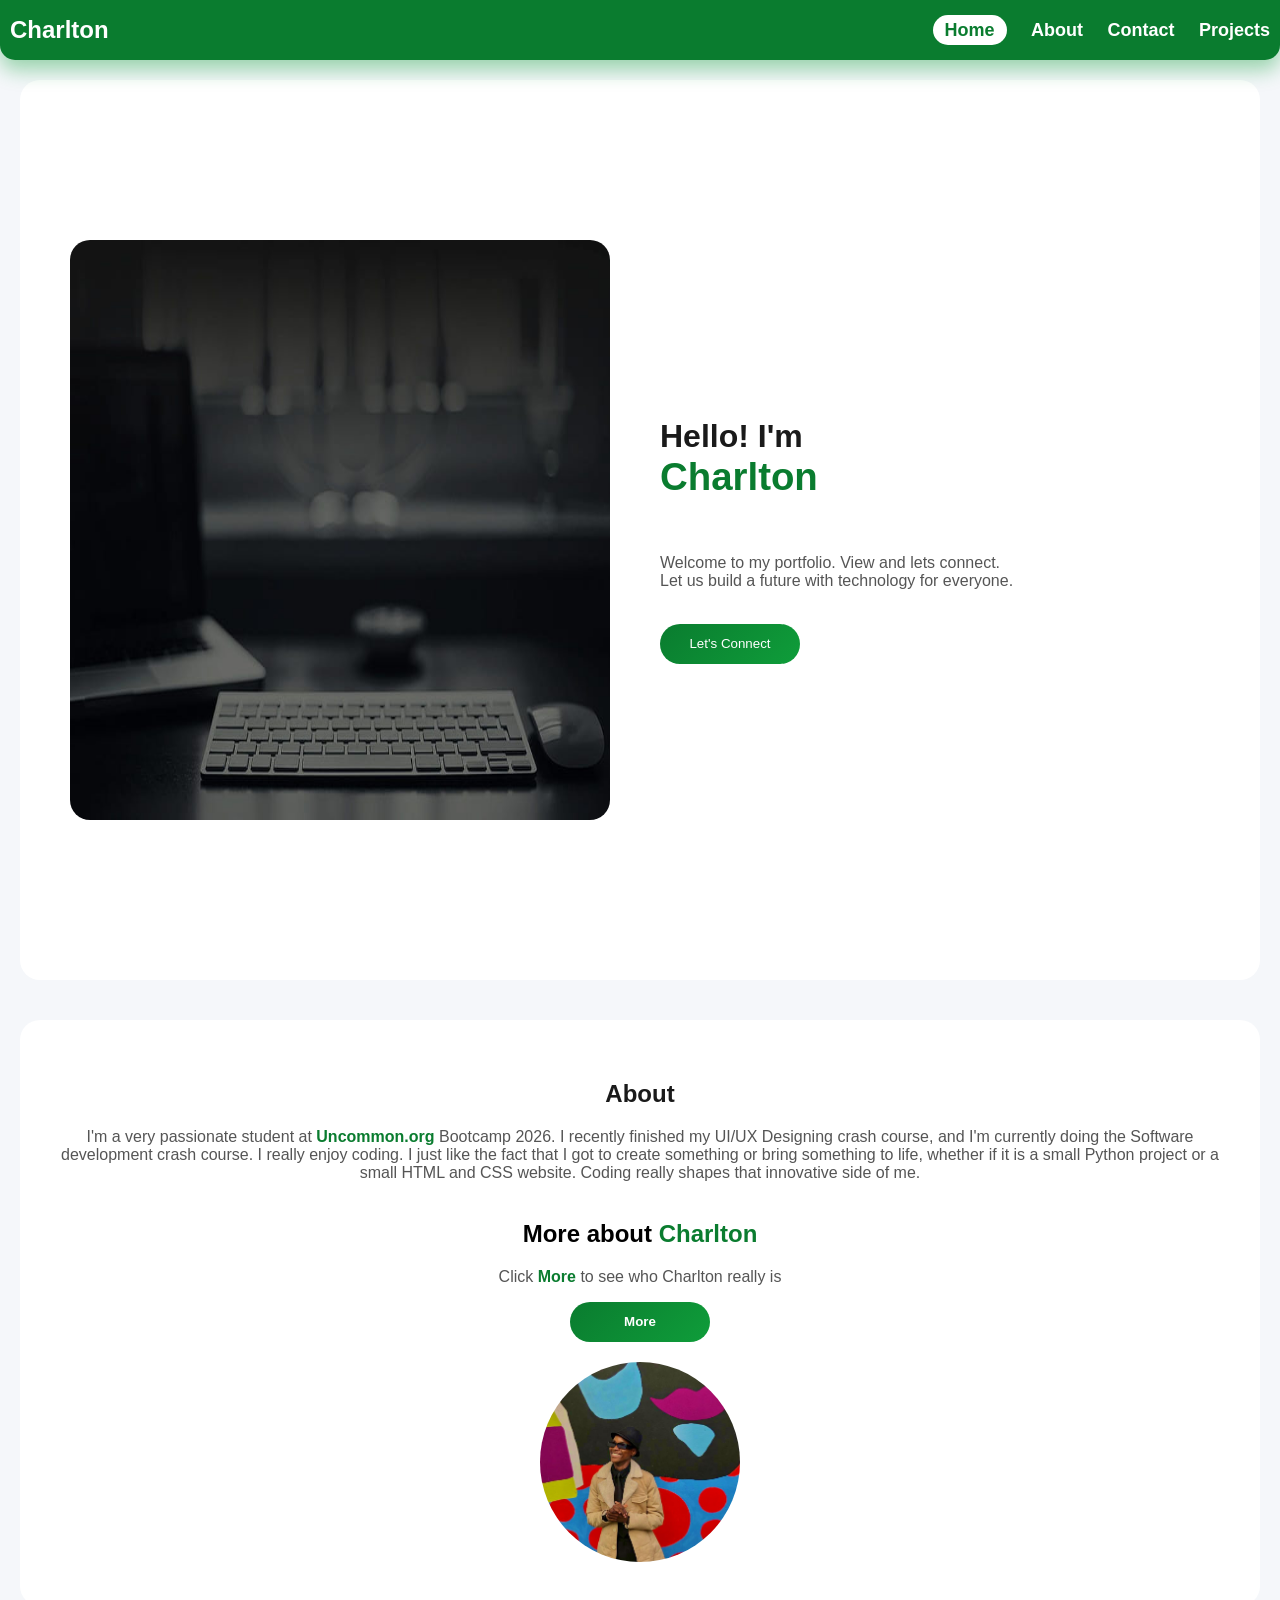
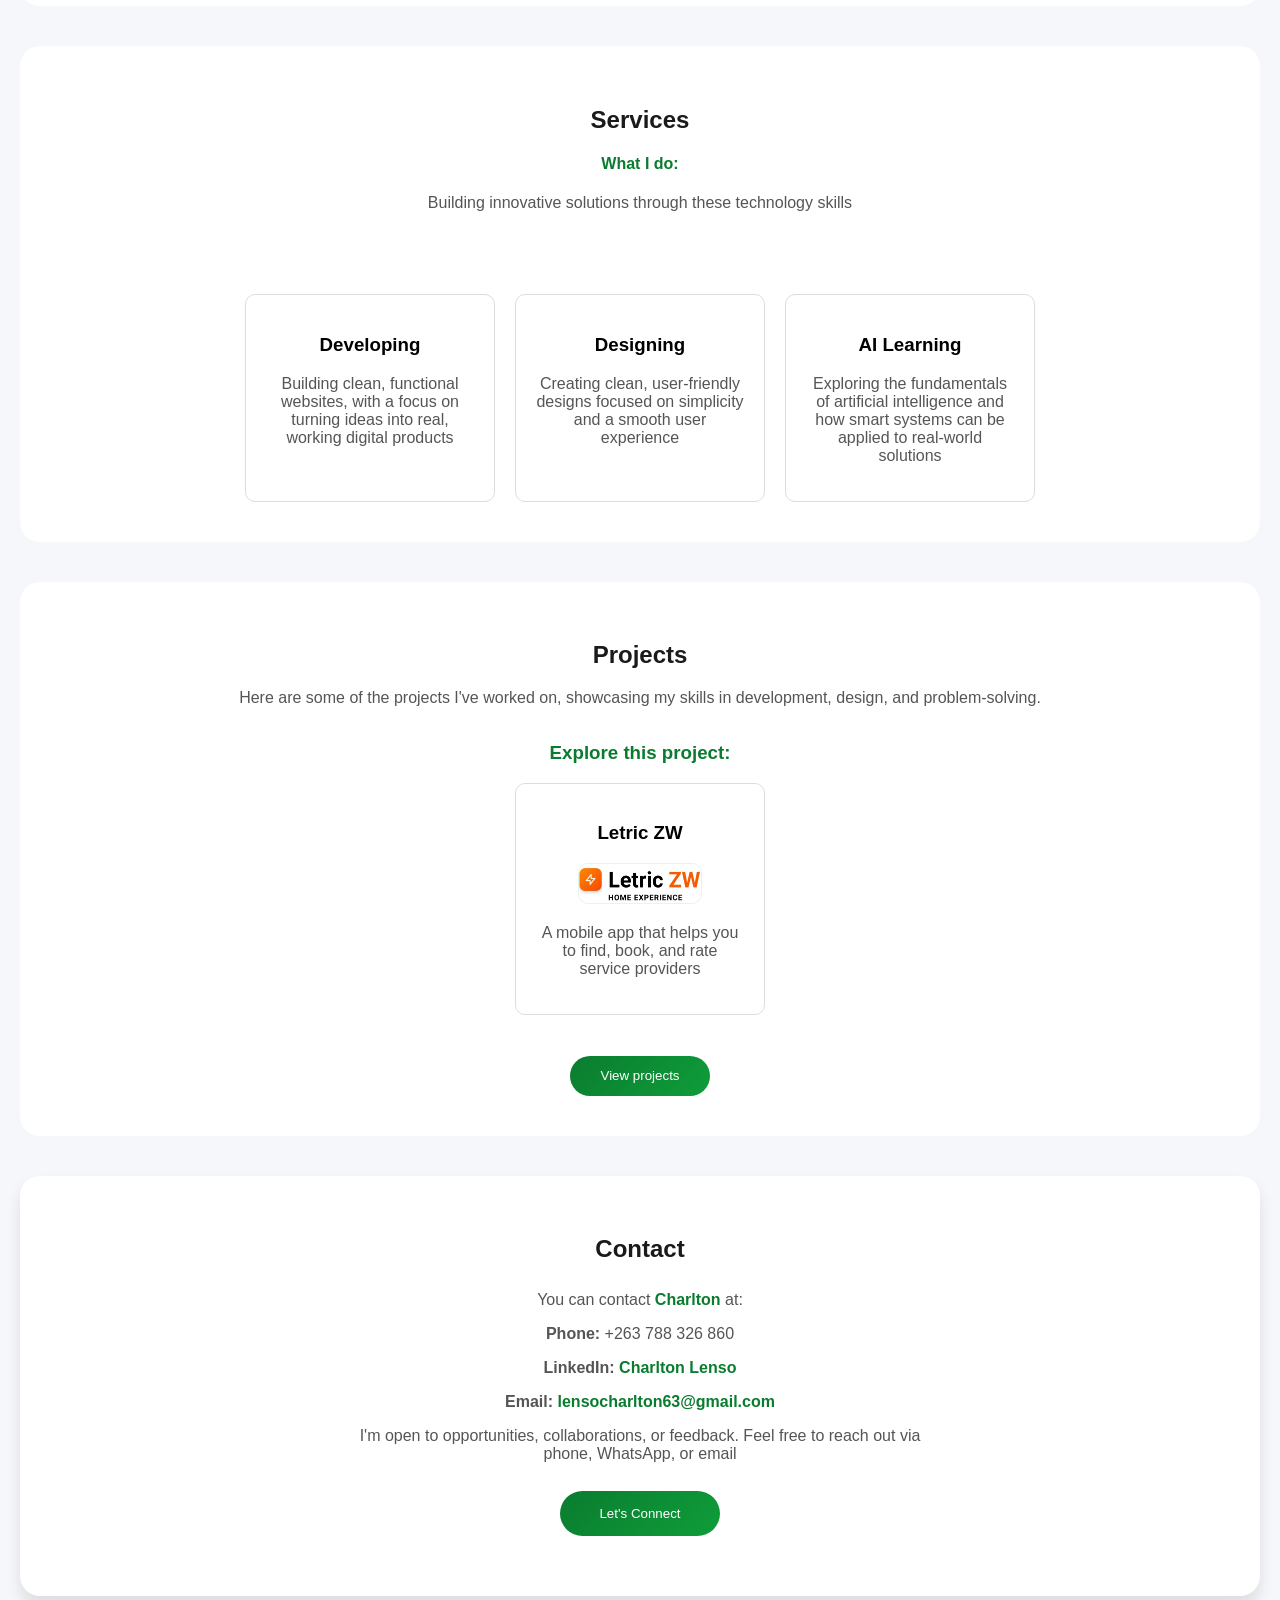
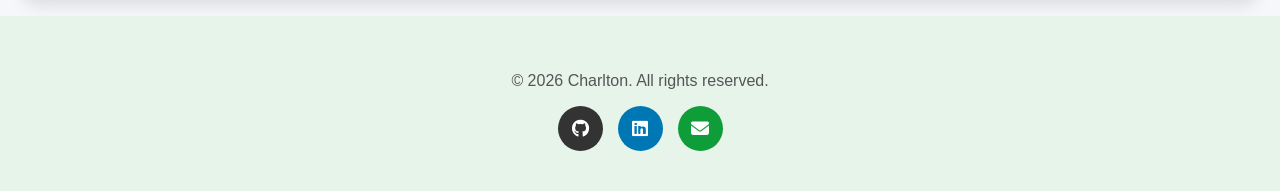
<file: index.html>
<!DOCTYPE html>
<html lang="en">
<head>
    <meta charset="UTF-8">
    <meta name="viewport" content="width=device-width, initial-scale=1.0">
    <title>Charlton Lenso's Portfolio-Home</title>
    <link rel="prefetch" href="https://cdnjs.cloudflare.com/ajax/libs/font-awesome/6.5.0/css/all.min.css">
    <link rel="stylesheet" href="https://cdnjs.cloudflare.com/ajax/libs/font-awesome/6.5.0/css/all.min.css">
    <link rel="stylesheet" href="Styles.css">
    <link rel="prefetch" href="index.html">
    <link rel="prefetch" href="about.html">
    <link rel="prefetch" href="contact.html">
    <link rel="prefetch" href="projects.html">
</head>
<body class="page-home">
    <div class="navigation">
        <label class="name">Charlton</label>
        <ul>
            <li><a href="index.html" class="nav-home">Home</a></li>
            <li><a href="about.html" class="nav-about">About</a></li>
            <li><a href="contact.html" class="nav-contact">Contact</a></li>
            <li><a href="projects.html" class="nav-projects">Projects</a></li>
        </ul>
    </div>

    <div class="container">
        <div class="picture">
            <img src="desktop-wallpaper-portfolio.jpg" alt="software development" width="600" height="600">
        </div>
        <div class="text">
            <h1>Hello! I'm <br><span class="color">Charlton</span></h1><br>
            <p>Welcome to my portfolio. View and lets connect.<br> Let us build a future with technology for everyone.</p><br>
            <a href="contact.html" class="con">
            <button class="button">Let's Connect</button>
            </a>
        </div>
    </div>

    <!-- about -->
    <section>
        <div class="aboutcontainer">
            <div class="about">
                <h1>About</h1>
                <p>I'm a very passionate student at <a href="https://uncommon.org" class="unclnk" target="_blank"><span class="unc">Uncommon.org</span></a> Bootcamp 2026. 
                    I recently finished my UI/UX Designing crash course, and I'm currently doing the 
                    Software development crash course. I really enjoy coding. I just like the fact that 
                    I got to create something or bring something to life, whether if it is a small 
                    Python project or a small HTML and CSS website. Coding really shapes that innovative  
                    side of me. 
                    <br><br></p>
                <h2>More about <span class="charlton">Charlton</span></h2>
                <p>Click <span class="more">More</span> to see who Charlton really is</p>
                <a href="about.html">
                <button class="button"><b>More</b></button>
                </a>
            </div>
            <div class="picture2">
                <a href="IMG-20260401-WA0036.jpg" target="_blank">
                <img src="IMG-20260401-WA0036.jpg" alt="picture of Charlton Lenso" width="200" height="200">
                </a>
            </div>
        </div>
    </section>

    <!-- services -->

    <section>
        <div class="servicescontainer">
            <div class="services">
                <h1>Services</h1>
                <h4>What I do:</h4>
                <p>Building innovative solutions through these technology skills</p><br><br>
            </div>
            <div class="servicecontainer">
                <div class="card">
                    <div class="devheading"><h3>Developing</h3></div>
                    <div class="info">
                        <p>Building clean, functional websites, with a focus on turning ideas into real, working digital products</p>
                    </div>
                </div>
                <div class="card">
                    <div class="dsheading"><h3>Designing</h3></div>
                    <div class="info2">
                         <p>Creating clean, user-friendly designs focused on simplicity and a smooth user experience</p>
                    </div>
                </div>
                <div class="card">
                    <div class="dmheading"><h3>AI Learning</h3></div>
                    <div class="info3">
                        <p>Exploring the fundamentals of artificial intelligence and how smart systems can be applied to real-world solutions</p>
                    </div>
                </div>
            </div>
        </div>
    </section>

    <!-- projects -->

    <section>
        <div class="projectscontainer">
            <div class="proj">
                <h1>Projects</h1>
                <p>Here are some of the projects I've worked on, showcasing my skills in development, design, and problem-solving.</p>
            </div>
            <div class="projects">  
                <h3 class="Links">Explore this project:</h3>
                <a href="https://www.behance.net/gallery/246442007/Letric-ZW" class="card-link">
                <div class="card1">
                    <div class="cardheading"><h3>Letric ZW</h3></div>
                    <img src="letric.png" alt="Letric ZW logo and name" width="200" height="200">
                    <div class="info">
                        <p>A mobile app that helps you to find, book, and rate <br> service providers</p>
                    </div>
                </div></a>
            </div><br><br>
            <a href="projects.html" class="prj">
            <button class="projectsbutton">View projects</button>
            </a>
        </div>
    </section>

    <!-- contact -->

    <section>
        <div class="contactcontainer">
            <div class="contact">
            <h1>Contact</h1>

            <p>You can contact <span class="Charlton">Charlton</span> at:</p>
            <p><strong>Phone:</strong> +263 788 326 860</p>

            <p>
                <strong>LinkedIn:</strong> 
                <a href="https://www.linkedin.com/in/charlton-lenso-1678353ab/" target="_blank">
                Charlton Lenso
                </a>
            </p>

            <p>
                <strong>Email:</strong> 
                <a href="mailto:lensocharlton63@gmail.com?Subject=From%20your%20portfolio">lensocharlton63@gmail.com</a>
            </p>

            <p class="contact-note">I'm open to opportunities, collaborations, or feedback. Feel free to reach out via phone, WhatsApp, or email</p>
        </div>

        <div class="conbtn">
            <a href="contact.html" class="con">
                <button class="button1">Let's Connect</button>
            </a>
        </div>
        </div>
    </section>

<!-- footer -->

    <footer class="footer">
        <p>© 2026 Charlton. All rights reserved.</p>

        <div class="social-icons">
            <a href="https://github.com/Charlton-Lenso2" target="_blank" class="icon github">
                <i class="fab fa-github"></i>
            </a>

            <a href="https://www.linkedin.com/in/charlton-lenso-1678353ab/" target="_blank" class="icon linkedin">
                <i class="fab fa-linkedin"></i>
            </a>
            <a href="mailto:lensocharlton63@gmail.com" class="icon email">
                <i class="fas fa-envelope"></i>
            </a>
        </div>
    </footer>
</body>
</html>
</file>
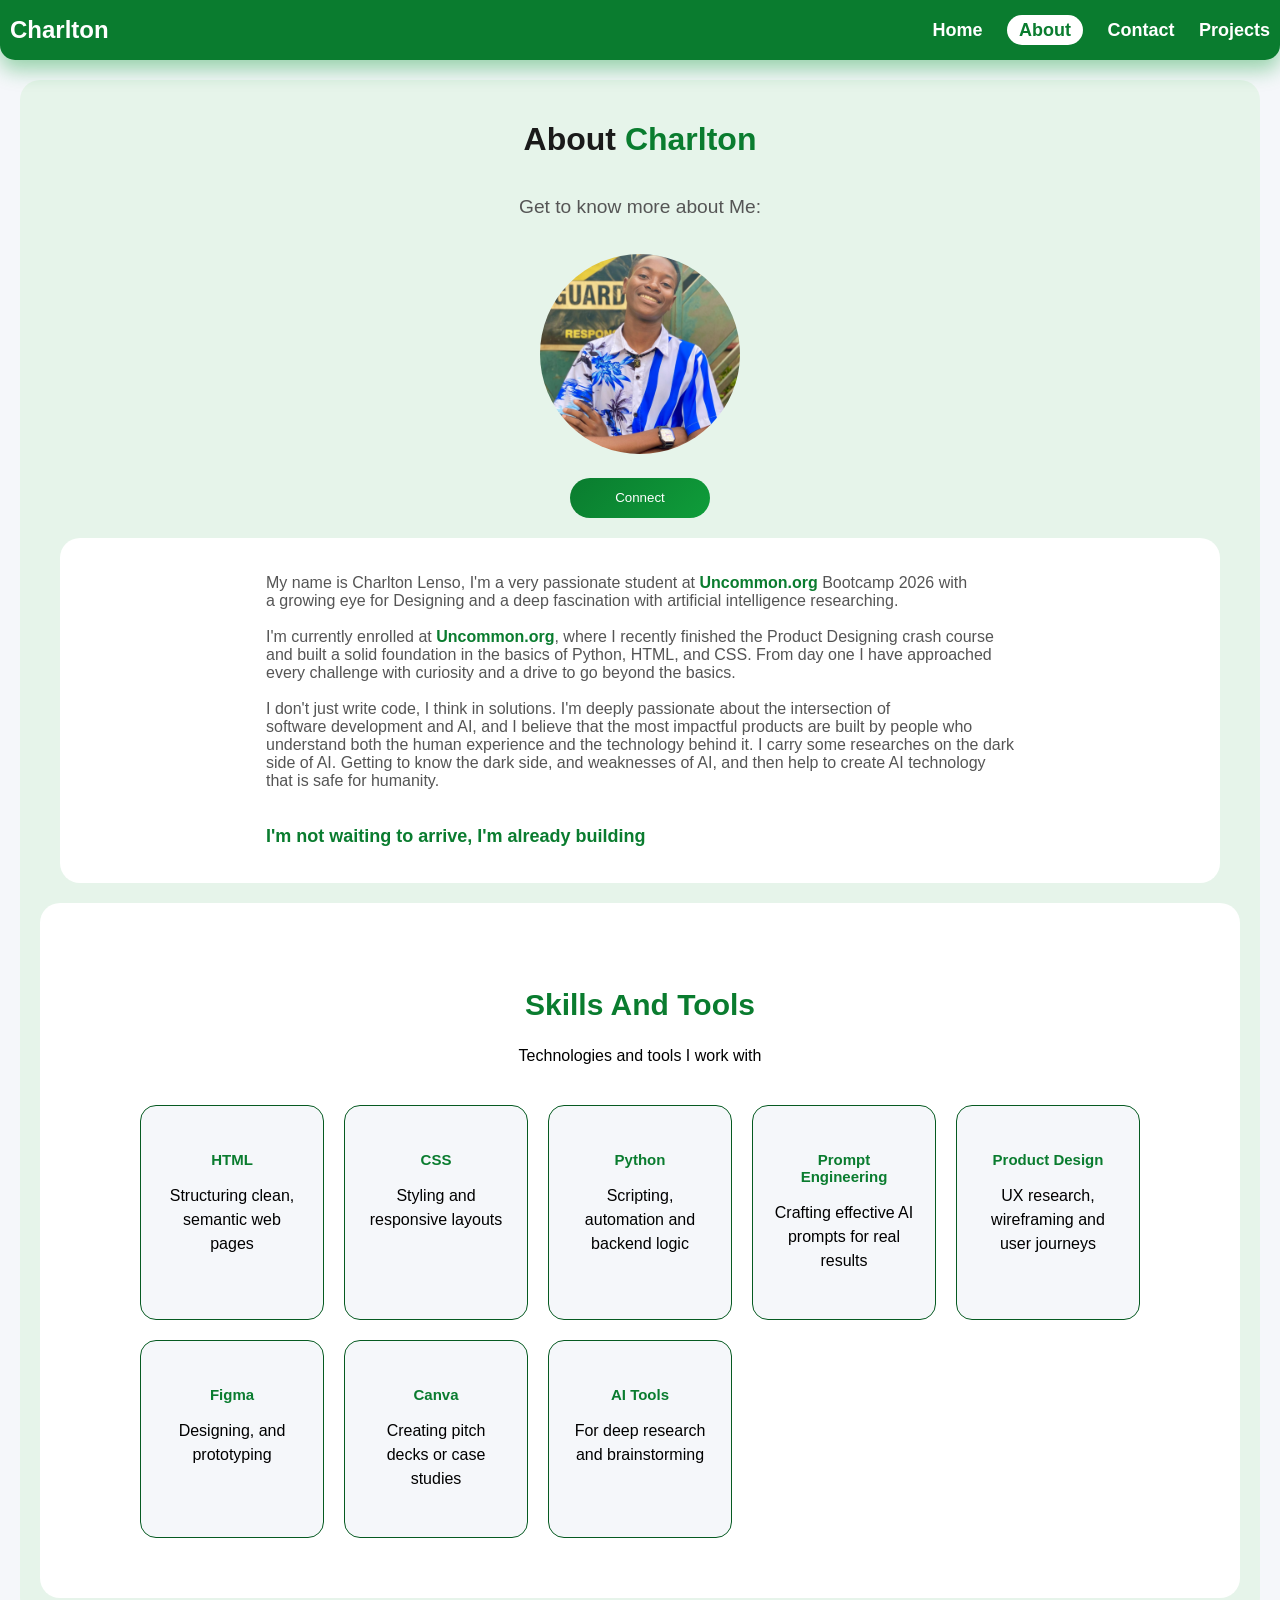
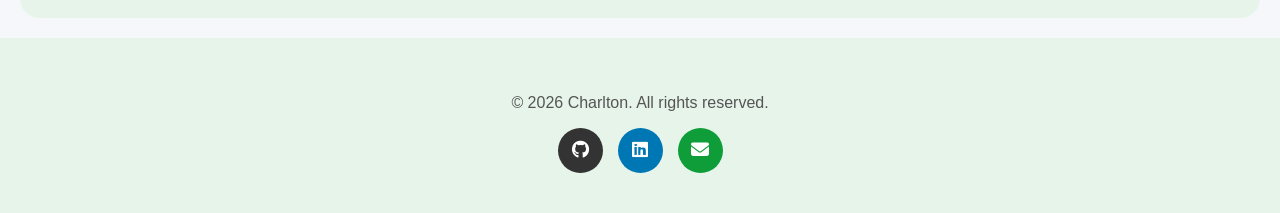
<file: about.html>
<!DOCTYPE html>
<html lang="en">
<head>
    <meta charset="UTF-8">
    <meta name="viewport" content="width=device-width, initial-scale=1.0">
    <title>Charlton Lenso's Portfolio-About page</title>
    <link rel="stylesheet" href="https://cdnjs.cloudflare.com/ajax/libs/font-awesome/6.5.0/css/all.min.css">
    <link rel="stylesheet" href="Styles.css">
    
</head>
<body class="page-about">
    <div class="navigation">
        <label class="name">Charlton</label>
        <ul>
            <li><a href="index.html" class="nav-home">Home</a></li>
            <li><a href="about.html" class="nav-about">About</a></li>
            <li><a href="contact.html" class="nav-contact">Contact</a></li>
            <li><a href="projects.html" class="nav-projects">Projects</a></li>
        </ul>
    </div>

    <div class="aboutcontainer2">
        <div class="abt">
            <h1 class="typing">About <span class="charlton">Charlton</span></h1>
            <p><span class="me">Get to know more about Me:</span></p>
        </div>
        <div class="subcontainer">
            <div class="img1">
                <a href="IMG-20260305-WA0027.jpg" target="_blank">
                <img src="IMG-20260305-WA0027.jpg" alt="a developer" width="200" height="200">
                </a>
            </div>
            <div class="connectbtn">
                <a href="contact.html">
                <button class="conct">Connect</button>
                </a>
            </div>
            <div class="aboutme">
                <p>My name is Charlton Lenso, I'm a very passionate student at <a href="https://uncommon.org" class="unclnk" target="_blank"><span class="unc">Uncommon.org</span></a> Bootcamp 2026 with
                    <br>a growing eye for Designing and a deep fascination with artificial intelligence researching.
                    <br><br>I'm currently enrolled at <a href="https://uncommon.org" class="unclnk" target="_blank"><span class="unc">Uncommon.org</span></a>, where I recently finished the Product Designing crash course  
                    <br>and built a solid foundation in the basics of Python, HTML, and CSS. From day one I have approached
                    <br>every challenge with curiosity and a drive to go beyond the basics.
                    <br><br>I don't just write code, I think in solutions. I'm deeply passionate about the intersection of 
                    <br>software development and AI, and I believe that the most impactful products are built by people who 
                    <br>understand both the human experience and the technology behind it. I carry some researches on the dark 
                    <br>side of AI. Getting to know the dark side, and weaknesses of AI, and then help to create AI technology 
                    <br>that is safe for humanity. 
                    <br><br><br><span class="imp">I'm not waiting to arrive, I'm already building</span></p>
            </div>
        </div>

        <!-- Skills Section -->

        <div class="skills-section">
            <h2>Skills And Tools</h2>
            <p class="skillstext">Technologies and tools I work with</p>

            <div class="skillscontainer">

                 <div class="skillcard">
                   <h3>HTML</h3>
                   <p>Structuring clean, semantic web pages</p>
                </div>

                <div class="skillcard">
                    <h3>CSS</h3>
                    <p>Styling and responsive layouts</p>
                </div>

                <div class="skillcard">
                    <h3>Python</h3>
                    <p>Scripting, automation and backend logic</p>
                </div>

                <div class="skillcard">
                    <h3>Prompt Engineering</h3>
                    <p>Crafting effective AI prompts for real results</p>
                </div>

                <div class="skillcard">
                    <h3>Product Design</h3>
                    <p>UX research, wireframing and user journeys</p>
                </div>

                <div class="skillcard">
                    <h3>Figma</h3>
                    <p>Designing, and prototyping</p>
                </div>

                <div class="skillcard">
                    <h3>Canva</h3>
                    <p>Creating pitch decks or case studies</p>
                </div>

                <div class="skillcard">
                    <h3>AI Tools</h3>
                    <p>For deep research and brainstorming</p>
                </div>
            </div>
        </div>
    </div>


    <!-- footer -->
     <footer class="footer">
        <p>© 2026 Charlton. All rights reserved.</p>

        <div class="social-icons">
            <a href="https://github.com/Charlton-Lenso2" target="_blank" class="icon github">
                <i class="fab fa-github"></i>
            </a>

            <a href="https://www.linkedin.com/in/charlton-lenso-1678353ab/" target="_blank" class="icon linkedin">
                <i class="fab fa-linkedin"></i>
            </a>
            <a href="mailto:lensocharlton63@gmail.com" class="icon email">
                <i class="fas fa-envelope"></i>
            </a>
        </div>
    </footer>
</body>
</html>
</file>
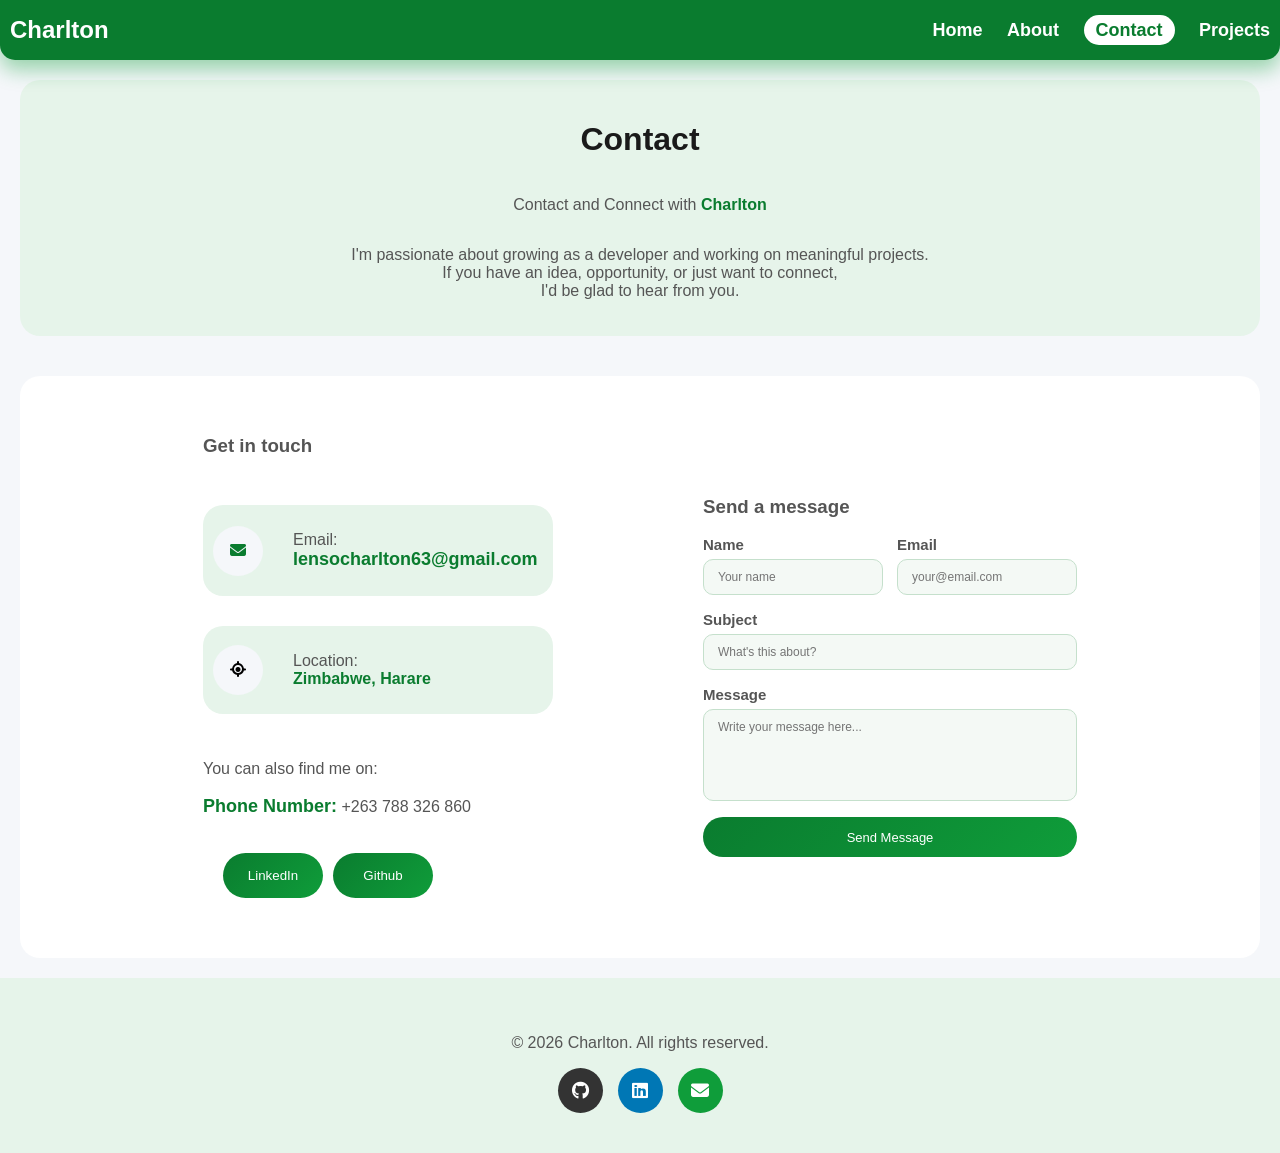
<file: contact.html>
<!DOCTYPE html>
<html lang="en">
<head>
    <meta charset="UTF-8">
    <meta name="viewport" content="width=device-width, initial-scale=1.0">
    <title>Charlton Lenso's Portfolio-Contact page</title>
    <link rel="stylesheet" href="https://cdnjs.cloudflare.com/ajax/libs/font-awesome/6.5.0/css/all.min.css">
    <link rel="stylesheet" href="Styles.css">
   
</head>
<body class="page-contact">

    <div class="navigation">
        <label class="name">Charlton</label>
        <ul>
            <li><a href="index.html" class="nav-home">Home</a></li>
            <li><a href="about.html" class="nav-about">About</a></li>
            <li><a href="contact.html" class="nav-contact">Contact</a></li>
            <li><a href="projects.html" class="nav-projects">Projects</a></li>
        </ul>
    </div>

    <div class="contactcontainer1">
        <div class="contact1">
            <h1>Contact</h1>
            <p>Contact and Connect with <span class="charlton1">Charlton</span></p>
        </div>
        <div class="message">
            <p>I'm passionate about growing as a developer and working on meaningful projects. 
                <br> If you have an idea, opportunity, or just want to connect, 
                <br>I'd be glad to hear from you.
            </p>
        </div>  
    </div>      
<div class="formcontainer">
    <div class="details">
        <h3>Get in touch</h3>
        <div class="emailcon">
            <div class="iconcontainer">
                <a href="mailto:lensocharlton63@gmail.com" class="emcon">
                    <i class="fas fa-envelope"></i>
                </a>
            </div>
            <div class="my-email">
                <p>Email: 
                    <br><a href="mailto:lensocharlton63@gmail.com?Subject=From%20your%20portfolio">lensocharlton63@gmail.com</a>
                </p>
            </div>
        </div>

        <div class="location">
            <div class="iconcontainer">
                <span class="locicon"><i class="fas fa-location"></i></span>
            </div>
            <div class="my-location">
                <p>Location: 
                    <br><span class="loc">Zimbabwe, Harare</span>
                </p>
            </div>
        </div>

        <div class="pillicon">
            <div class="smalltext">
                <p>You can also find me on: <br><br> <span class="num">Phone Number:</span> +263 788 326 860</p>
            </div>
            <div class="btns">
                <a href="https://www.linkedin.com/in/charlton-lenso-1678353ab/" target="_blank"><button class="ebtns">LinkedIn</button></a>
                <a href="https://github.com/Charlton-Lenso2" target="_blank"><button class="ebtns">Github</button></a>
            </div>
        </div>
    </div>

    <!-- form -->
    <form class="contact-form" action="https://formspree.io/f/xvzdvalk" method="POST">
        <h3>Send a message</h3>

        <div class="form-row">
            <div class="field">
                <label for="name">Name</label>
                <input type="text" id="name" name="name" placeholder="Your name" required>
            </div>

            <div class="field">
                <label for="email">Email</label>
                <input type="email" id="email" name="email" placeholder="your@email.com" required>
            </div>
        </div>

        <div class="field">
            <label for="subject">Subject</label>
            <input type="text" id="subject" name="subject" placeholder="What's this about?" required>
        </div>

        <div class="field">
            <label for="message">Message</label>
            <textarea id="message" name="message" rows="5" placeholder="Write your message here..." required></textarea>
        </div>

        <button type="submit" class="button send-btn">Send Message</button>
    </form>
</div>


    <!-- footer -->
     <footer class="footer">
        <p>© 2026 Charlton. All rights reserved.</p>

        <div class="social-icons">
            <a href="https://github.com/Charlton-Lenso2" target="_blank" class="icon github">
                <i class="fab fa-github"></i>
            </a>

            <a href="https://www.linkedin.com/in/charlton-lenso-1678353ab/" target="_blank" class="icon linkedin">
                <i class="fab fa-linkedin"></i>
            </a>
            <a href="mailto:lensocharlton63@gmail.com" class="icon email" target="_blank">
                <i class="fas fa-envelope"></i>
            </a>
        </div>
    </footer>
</body>
</html>
</file>
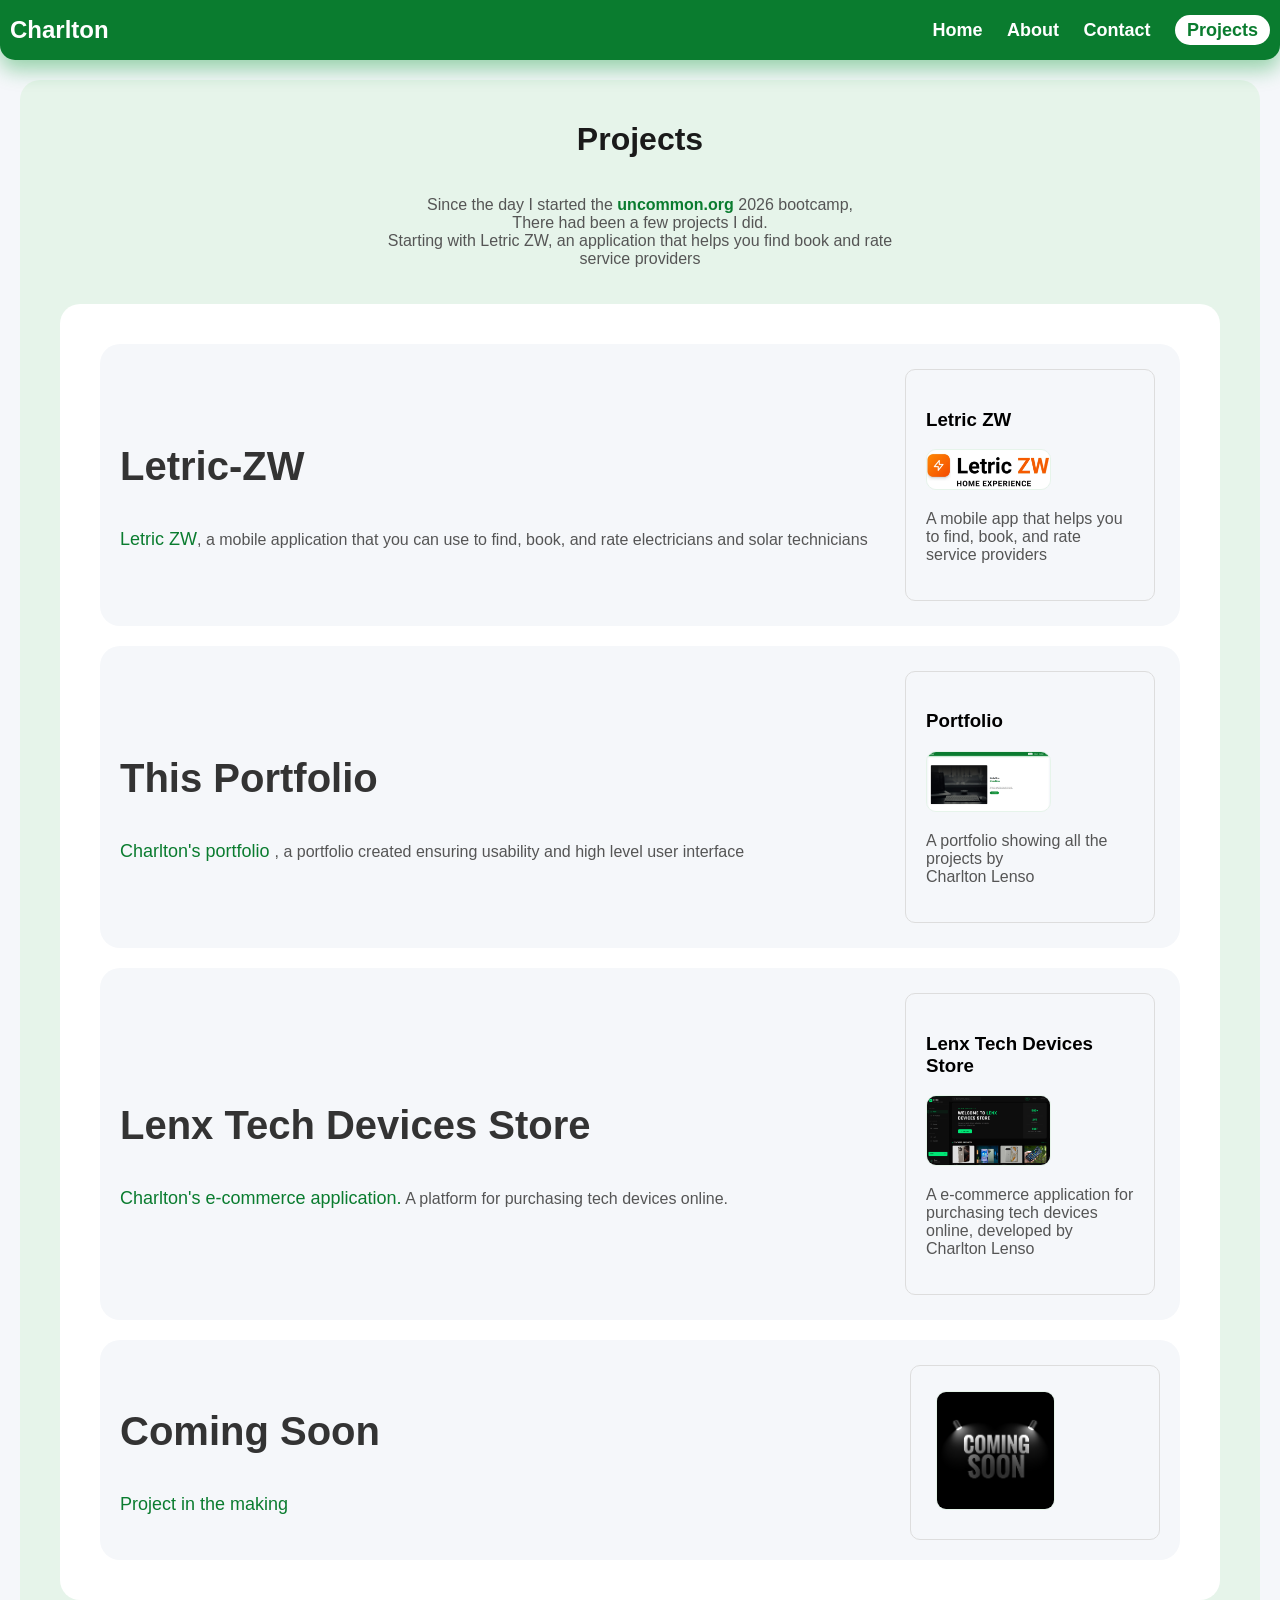
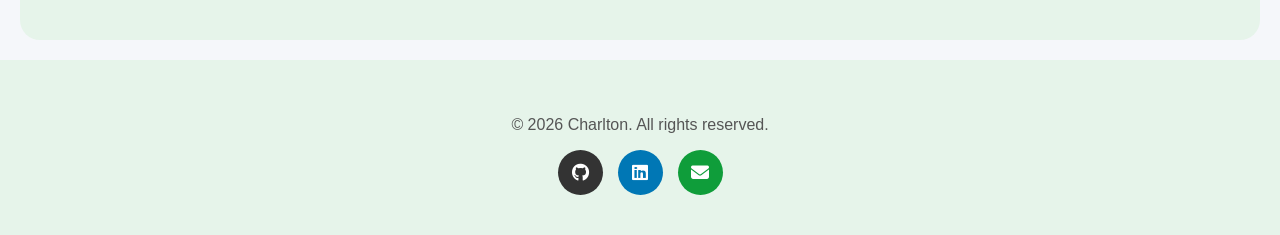
<file: projects.html>
<!DOCTYPE html>
<html lang="en">
<head>
    <meta charset="UTF-8">
    <meta name="viewport" content="width=device-width, initial-scale=1.0">
    <title>Charlton Lenso's Portfolio-Projects page</title>
    <link rel="stylesheet" href="https://cdnjs.cloudflare.com/ajax/libs/font-awesome/6.5.0/css/all.min.css">
    <link rel="stylesheet" href="Styles.css">

<body class="page-projects">
    <div class="navigation">
        <label class="name">Charlton</label>
        <ul>
            <li><a href="index.html" class="nav-home">Home</a></li>
            <li><a href="about.html" class="nav-about">About</a></li>
            <li><a href="contact.html" class="nav-contact">Contact</a></li>
            <li><a href="projects.html" class="nav-projects">Projects</a></li>
        </ul>
    </div>

    <div class="projcon">
        <div class="prj">
            <h1>Projects</h1>
            <p>Since the day I started the <a href="https://uncommon.org" class="unclnk" target="_blank"><span class="unc">uncommon.org</span></a> 2026 bootcamp, 
                <br>There had been a few projects I did. 
                <br>Starting with Letric ZW, an application that helps you find book and rate 
                <br>service providers
            </p>
        </div>

        <div class="projcards">
            <div class="letricproj">
                <div class="projdescr">
                    <h3>Letric-ZW</h3>
                    <p><span class="ltr">Letric ZW</span>, a mobile application that you can use to find, book, and rate electricians and solar technicians</p>
                </div>
                <div class="letriccard">
                    <a href="https://www.behance.net/gallery/246442007/Letric-ZW" class="card-link">
                        <div class="card1">
                            <div class="cardheading"><h3>Letric ZW</h3></div>
                            <img src="letric.png" alt="Letric ZW logo and name" width="200" height="200">
                             <div class="info">
                                <p>A mobile app that helps you to find, book, and rate <br> service providers</p>
                             </div>
                        </div></a>
                </div>
            </div>

            <div class="letricproj">
                <div class="projdescr">
                    <h3>This Portfolio</h3>
                    <p><span class="ltr">Charlton's portfolio </span>, a portfolio created ensuring usability and high level user interface</p>
                </div>
                <div class="letriccard">
                    <a href="index.html" class="card-link">
                        <div class="card1">
                            <div class="cardheading"><h3>Portfolio</h3></div>
                            <img src="port.png" alt="my portifolio home page" width="200" height="200">
                             <div class="info">
                                <p>A portfolio showing all the projects by<br> Charlton Lenso</p>
                             </div>
                        </div></a>
                </div>
            </div>

            <div class="letricproj">
                <div class="projdescr">
                    <h3>Lenx Tech Devices Store</h3>
                    <p><span class="ltr">Charlton's e-commerce application.</span> A platform for purchasing tech devices online.</p>
                </div>
                <div class="letriccard">
                    <a href="https://github.com/Takuemse/Charlton-s-Ecommerce-app-Lenx-tech.git" class="card-link">
                        <div class="card1">
                            <div class="cardheading"><h3>Lenx Tech Devices Store</h3></div>
                            <img src="lenx.png" alt="Lenx Tech Devices Store interface" width="200" height="200">
                             <div class="info">
                                <p>A e-commerce application for purchasing tech devices online, developed by<br> Charlton Lenso</p>
                             </div>
                        </div></a>
                </div>
            </div>

            <div class="letricproj">
                <div class="projdescr">
                    <h3>Coming Soon</h3>
                    <p><span class="ltr">Project in the making</span></p>
                </div>
                <div class="letriccard">
                    <a href="index.html" class="card-link">
                        <div class="card1">
                            <img src="SL-070720-32260-27.jpg" alt="coming soon" width="200" height="200">   
                    </a>
                </div>
            </div>
        </div>
    </div>
    </div>

    <!-- footer -->
     <footer class="footer">
        <p>© 2026 Charlton. All rights reserved.</p>

        <div class="social-icons">
            <a href="https://github.com/Charlton-Lenso2" target="_blank" class="icon github">
                <i class="fab fa-github"></i>
            </a>

            <a href="https://www.linkedin.com/in/charlton-lenso-1678353ab/" target="_blank" class="icon linkedin">
                <i class="fab fa-linkedin"></i>
            </a>
            <a href="mailto:lensocharlton63@gmail.com" class="icon email" target="_blank">
                <i class="fas fa-envelope"></i>
            </a>
        </div>
    </footer>
</body>
</html>
</file>
<file: Styles.css>
:root{
    --primary: #0A7C2F;
    --primary-dark: #065A21;
    --light-bg: #F5F7FA;
    --soft-green: #E6F4EA;
    --primary-light: #E6F4EA;
}


* {
    box-sizing: border-box;
}

body{
    top: 0;
    margin: 0;
    background-color: var(--light-bg);
    font-family: 'Segoe UI', Tahoma, Geneva, Verdana, sans-serif;

    /* sticky footer */
    min-height: 100vh;
    display: flex;
    flex-direction: column;
}


h1 {
    color: #1A1A1A;
}

p {
    color: #555;
}

/* Navigation tab */


.navigation{
    width: 100%;
    height: 60px;
    background-color: var(--primary);
    border-bottom-left-radius: 15px;
    border-bottom-right-radius: 15px;
    
    position: sticky;
    top: 0;
    z-index: 1000;
    box-shadow: 0 10px 20px rgba(15,157,58,0.4); 

    display: flex;
    justify-content: space-between;
    align-items: center;
}


.navigation ul li{
    display: inline;
    margin: 0 10px;
}

.navigation ul li a{
    text-decoration: none;
    font-size: large;
    font-weight: bold;
    color: white;
    transition: 0.3s;
}

.navigation ul li a:hover{
    color: rgb(0, 239, 0);
    transform: translateY(-2px);
}


.name{
    color: white;
    font-weight: bold;
    font-size: x-large;
    padding: 10px;
}

/* Active nav link */
.page-home .nav-home,
.page-about .nav-about,
.page-contact .nav-contact,
.page-projects .nav-projects {
    background-color: white;
    color: var(--primary) !important;
    padding: 5px 12px;
    border-radius: 20px;
}

/* first section after navigation tab */

.container{
    display: flex;              
    align-items: center;        
    justify-content: center;    
    gap: 40px;                  
    padding: 40px;
    background-color: white;
    border-radius: 20px;
    margin: 20px;
    height: 100vh;

    opacity: 0;
    transform: translateY(40px);
    animation: fadeUp 1s ease forwards;
}

.picture{
    flex: 1;
    display: flex;
    justify-content: center;  
}

.picture img{
    border-radius: 30px;
    width: 100%;
    max-width: 100%; 
    padding: 10px;          
}


.text{
    flex: 1;
}

.color{
    color: var(--primary);
    font-size: larger;

    opacity: 0;
    transform: translateY(40px);
    animation: fadeUp 1s ease forwards;
    animation-delay: 1s;
}

.button, .projectsbutton{
    background: linear-gradient(135deg, var(--primary), #0F9D3A);
    color: white;
    border-radius: 25px;
    width: 140px;
    height: 40px;
    border: none;
    cursor: pointer;
    transition: 0.3s ease;
}



.button:hover, .projectsbutton{
    cursor: pointer;
    animation: pulse 1.5s infinite;
}

.con{
    text-decoration: none;
    color: inherit;
}

/* about section style code */

.aboutcontainer{
    background-color: white;
    box-shadow: rgba(0, 0, 0, 0.5);
    border-radius: 20px;        
    margin: 20px;               
    padding: 40px;              
}

.more{
    color: var(--primary);
    font-weight: bold;
}

.about{
    text-align: center;
}

.picture2{
    display: flex;
    justify-content: center;
    margin-top: 20px;
}

.picture2 img{
    border-radius: 50%;
    width: 200px;
    height: 200px;
    object-fit: cover;
    transition: transform 0.4s ease, box-shadow 0.4s ease;
}

.picture2 img:hover{
    transform: scale(1.08);
    box-shadow: 0 10px 25px rgba(0,0,0,0.2);
}

.charlton{
    color: var(--primary);
    font-weight: bold;
}



/* services container styling */

.servicescontainer{
    display: flex;
    align-items: center;
    text-align: center;
    flex-direction: column;
    gap: 30px;

    background-color: white;
    border-radius: 20px;        
    margin: 20px;               
    padding: 40px;              
}

.servicecontainer{
    display: flex;
    text-align: center;
    gap: 20px;
    flex-wrap: wrap;
    justify-content: center;
}


.services h4{
    color: var(--primary);
}


/*  services cards */
.card, .card1{
    border: 1px solid #ddd;
    padding: 20px;
    border-radius: 10px;
    transition: 0.3s;
    width: 250px;
}

.card:hover{
    transform: translateY(-8px);
    border-color: var(--primary);
    box-shadow: 0 10px 20px rgba(0,0,0,0.1);
    cursor: pointer;
} 

.card h4{
    color: var(--primary);
}


/* projects container styling */

.projectscontainer{
    display: flex;
    flex-direction: column;
    align-items: center;
    text-align: center;
    margin: 20px;               
    padding: 40px;              

    background-color: white;
    border-radius: 20px;        
}


.Links{
    color: var(--primary);
}

.card-link{
    text-decoration: none;
    color: inherit;
    display: block;

    margin: 5px;
}
.card1 img{
    width: 60%;
    height: 60%;
    border-radius: 10px;
    border: 1px solid var(--primary-light);
}

.card1:hover{
    transform: translateY(-8px);
    border-color: var(--primary);
    box-shadow: 0 10px 20px rgba(0,0,0,0.1);
}

.prj{
    text-decoration: none;
    color: inherit;
}

/* contact container styles */

.contactcontainer{
    display: flex;
    flex-direction: column;
    justify-content: center;
    align-items: center;

    background-color: white;
    margin: 20px;               
    padding: 40px;              
    border-radius: 20px;        

    box-shadow: 0 10px 15px rgba(0, 0, 0, 0.1);
}

.contact{
    display: flex;
    flex-direction: column;
    justify-content: center;
    align-items: center;

    max-width: 600px; 
    text-align: center;
}

.contact p{
    margin: 8px 0; 
}

.Charlton{
    color: var(--primary);
    font-weight: bold;
}

.contact a{
    color: var(--primary);
    font-weight: bold;
    text-decoration: none; 
}

.contact a:hover{
    color: var(--primary-dark);
    text-decoration: underline; 
}


.contact-note{
    margin-top: 15px;
    color: #555;
}

.conbtn, .btns{
    padding: 20px;
}

/* button 1*/
.button1{
    background: linear-gradient(135deg, var(--primary), #0F9D3A);
    color: white;
    border-radius: 25px;
    width: 160px; 
    height: 45px;
    border: none;
    cursor: pointer;
    transition: 0.3s ease;
}

.button1:hover{
    transform: translateY(-5px); 
    box-shadow: 0 10px 20px rgba(15,157,58,0.4);
}

/* footer */


.footer {
    text-align: center;
    padding: 40px;
    background-color: var(--primary-light);
    margin-top: 30px;
    margin-top: auto;
}

.page-container {
    display: flex;
    flex-direction: column;
    min-height: 100vh;
}

.footer {
    margin-top: auto;
}

.social-icons {
    display: flex;
    justify-content: center;
    gap: 15px;
    margin-top: 10px;
}

.icon {
    width: 45px;
    height: 45px;
    border-radius: 50%;
    display: flex;
    justify-content: center;
    align-items: center;
    text-decoration: none;
    color: white;
    font-size: 18px;

    transition: all 0.3s ease;
}

.icon:hover {
    transform: translateY(-6px) scale(1.1);
    box-shadow: 0 8px 20px rgba(0,0,0,0.2);
}

.icon:active {
    transform: scale(0.95);
}

.github {
    background-color: #333;
}

.linkedin {
    background-color: #0077b5;
}

.email {
    background-color: #0F9D3A;
}

.linkedin:hover {
    box-shadow: 0 0 15px rgba(0,119,181,0.6);
}

.github:hover {
    box-shadow: 0 0 15px rgba(0,0,0,0.4);
}

.email:hover {
    box-shadow: 0 0 15px rgba(15,157,58,0.6);
}


/* _______________________ */
/* about page stlying  */





.aboutcontainer2{
    display: block;
    margin: 20px;
    border-radius: 20px;
    padding: 20px;
    background-color: var(--primary-light);

     /* animation */
    opacity: 0;
    transform: translateY(40px);
    animation: fadeUp 1s ease forwards;
}

.aboutme{
    display: flex;
    flex-direction: column;
    justify-content: center;
    align-items: center;
   

    margin: 20px;
    border-radius: 20px;
    padding: 20px;
    background-color: white;
}

.abt{
    display: flex;
    flex-direction: column;
    justify-content: center;
    align-items: center;
}

.abt p {
    opacity: 0;
    transform: translateY(20px);
    animation: fadeUp 1s ease forwards;
    animation-delay: 1.5s;
}

.img1{
    display: flex;
    justify-content: center;
    align-items: center;
    margin: 20px;
}

.img1 img{
    border-radius: 80%;
    transition: transform 0.4s ease, box-shadow 0.4s ease;
    object-fit: cover;
}

.img1 img:hover {
    transform: scale(1.08);
    box-shadow: 0 10px 25px rgba(0,0,0,0.2);
}

.connectbtn{
    display: flex;
    justify-content: center;
    align-items: center;
}

.conct{
    background: linear-gradient(135deg, var(--primary), #0F9D3A);
    color: white;
    border-radius: 25px;
    width: 140px;
    height: 40px;
    border: none;
    cursor: pointer;
    transition: 0.3s ease;   
}

.conct:hover{
    animation: pulse 1.5s infinite;
}

.imp{
    color: var(--primary);
    font-weight: bold;
    font-size: large;
}

.me{
    font-size: larger;
}

/* skills */

.skills-section {
    text-align: center;
    padding: 60px 30px;
    background-color: white;
    border-radius: 20px;
}

.skills-section h2 {
    font-size: 30px;
    font-weight: bold;
    color: var(--primary);
}

.skillstext {
    color: inherit;
    margin-top: 8px;
    margin-bottom: 40px;
}

.skillscontainer {
    display: grid;
    grid-template-columns: repeat(auto-fit, minmax(180px, 1fr));
    gap: 20px;
    max-width: 1000px;
    margin: 0 auto;
}

.skillcard {
    background-color: var(--light-bg);
    border: 1px solid var(--primary-dark);
    border-radius: 16px;
    padding: 30px 20px;
    transition: 0.3s;

    animation: float 6s ease-in-out infinite;
}

.skillcard:hover {
    transform: translateY(-6px);
    border-color: var(--primary);
    box-shadow: 0 10px 25px rgba(0,0,0,0.2);;
}



.skillcard h3 {
    font-size: 15px;
    font-weight: bold;
    color: var(--primary);
    margin-bottom: 8px;
}

.skillcard p {
    color: inherit;
    line-height: 1.5;
}

@keyframes float {
    0% {
        transform: translateY(0px);
    }
    50% {
        transform: translateY(-15px);
    }
    100% {
        transform: translateY(0px);
    }
}

@keyframes fadeUp {
    to {
        opacity: 1;
        transform: translateY(0);
    }
}

/* button animation */

@keyframes pulse{
    0%{
        transform: scale(1);
        box-shadow: 0 0 0 0 rgba(0, 128, 0, 0.7);
    }

    70%{
        transform: scale(1.05);
        box-shadow: 0 0 0 10px rgba(0, 128, 0, 0);
    }

    100%{
        transform: scale(1);
        box-shadow: 0 0 0 0 rgba(0, 128, 0, 0);
    }
}



/* ________________________ */
/* contact page styling */

.formcontainer h3{
    color: #555;
}

.contactcontainer1{
    display: flex;
    flex-direction: column;
    justify-content: center;
    align-items: center;

    background-color: var(--primary-light);
    margin: 20px;
    padding: 20px;
    border-radius: 20px;
    box-shadow: 18px rgba(0, 0, 0, 0.5);

    opacity: 0;
    transform: translateY(20px);
    animation: fadeUp 1s ease forwards;
}

.formcontainer{
    display: flex;
    flex-direction: row;
    justify-content: center;
    align-items: center;

    margin: 20px;
    background-color: white;
    border-radius: 20px;
    padding: 20px;
    gap: 110px;
}

.contact1{
    display: flex;
    flex-direction: column;
    justify-content: center;
    align-items: center;

    opacity: 0;
    transform: translateY(20px);
    animation: fadeUp 1s ease forwards;
}

.charlton1{
    color: var(--primary);
    font-weight: bold;

    opacity: 0;
    transform: translateY(20px);
    animation: fadeUp 1s ease forwards;
    animation-delay: 1s;
}

.message{
    text-align: center;
}


.details{
    display: flex;
    flex-direction: column;
    gap: 30px;
    padding: 20px;
}

.contact-form {
    display: flex;
    flex-direction: column;
    padding: 20px;
}

.emailcon, .location{
    background-color: var(--soft-green);
    border-radius: 20px;
    width: 350px;


    display: flex;
    flex-direction: row;
    gap: 30px;
    align-items: center;
    padding: 10px;
}

.my-email, .my-location{
    display: flex;
    flex-direction: column;
    text-align: left;
}

.my-email a{
    text-decoration: none;
    color: var(--primary);
    font-size: large;
    font-weight: 700;
}

.iconcontainer{
    display: flex;
    justify-content: center;
    align-items: center;
    
    background-color: var(--light-bg);
    border-radius: 50%;
    width: 50px;
    height: 50px;
}


.loc{
    color: var(--primary);
    font-weight: 700;
}

.emcon{
    text-decoration: none;
    color: var(--primary);
}

.btns{
    display: flex;
    flex-direction: row;
    gap: 10px;
}

.ebtns{
    background: linear-gradient(135deg, var(--primary), #0F9D3A);
    color: white;
    border-radius: 25px;
    width: 100px; 
    height: 45px;
    border: none;
    cursor: pointer;
    transition: 0.3s ease;
}

.ebtns:hover{
    transform: translateY(-5px); 
    box-shadow: 0 10px 20px rgba(15,157,58,0.4);
}

.num{
    font-size: large;
    color: var(--primary);
    font-weight: 600;
}


/* form */

.form-row {
    display: grid;
    grid-template-columns: 1fr 1fr;
    gap: 14px;
}

.field {
    display: flex;
    flex-direction: column;
    margin-bottom: 16px;
}

.field label {
    font-size: 15px;
    color: #555;
    margin-bottom: 6px;
    font-weight: bold;
}

.field input,
.field textarea {
    background-color: #f4f9f5;
    border: 1px solid #c5e0cc;
    border-radius: 10px;
    padding: 10px 14px;
    font-size: 12px;
    color: #1a1a1a;
    font-family: inherit;
    resize: none;
    transition: border 0.3s;
    outline: none;
}

.field input:focus,
.field textarea:focus {
    border-color: var(--primary);
}

.send-btn {
    width: 100%;
    padding: 12px;
    border-radius: 25px;
    font-size: 13px;
    margin-top: auto;   
}




/* ______________________ */
/* projects page styling */



.projcon{
    display: block;
    margin: 20px;
    border-radius: 20px;
    padding: 20px;
    background-color: var(--primary-light);

     /* animation */
    opacity: 0;
    transform: translateY(40px);
    animation: fadeUp 1s ease forwards;
}

.prj{
    display: flex;
    flex-direction: column; 
    justify-content: center;
    align-items: center;
    text-align: center;
}

.unc{
    color: var(--primary);
    font-weight: bold;
}

.unclnk{
    text-decoration: none;
    transition: 0.4s;
}

.unc:hover{
    transform: translateY(33px);
    color: var(--primary-dark);

}


.projcards{
    background-color: white;
    margin: 20px;
    padding: 20px;
    border-radius: 20px;
}

.letricproj{
    display: flex;
    margin: 20px;
    padding: 20px;
    gap: 40;
    align-items: center;
    justify-content: space-between;

    background-color: #F5F7FA;
    border-radius: 20px;
    transition: transform 0.4s ease, box-shadow 0.4s ease;
}

.letricproj:hover{
    transform: scale(1.02);
    box-shadow: 0 10px 25px rgba(0,0,0,0.2);
    background-color: var(--primary-light);
}

.projdescr h3{
    color: #333;
    font-size: 40px;
}

.ltr{
    color: var(--primary);
    font-weight: 500;
    font-size: large;
}

/* for the tablet device and a mobile styling using media queries */



/* ____________________________________________________________________________
   TABLET (max-width: 768px)*/



@media (max-width: 768px) {

    /* --- Navigation --- */
    .navigation {
        flex-direction: column;
        height: auto;
        padding: 10px 0;
        border-radius: 0 0 15px 15px;
    }

    .navigation ul {
        padding: 0;
        margin: 8px 0;
        display: flex;
        flex-wrap: wrap;
        justify-content: center;
    }

    .navigation ul li {
        display: inline-block;
        margin: 4px 6px;
        text-align: center;
    }

    /* --- Index: Hero --- */
    .container {
        flex-direction: column;
        text-align: center;
        height: auto;
        padding: 30px 20px;
        margin: 10px;
    }

    .picture img {
        width: 100%;
        max-width: 400px;
        height: auto;
    }

    .text {
        padding: 15px;
    }

    /* --- Index: About section --- */
    .aboutcontainer {
        flex-direction: column;
        text-align: center;
        margin: 10px;
        padding: 20px;
    }

    .picture2 {
        justify-content: center;
        margin-top: 20px;
    }

    .servicescontainer {
        padding: 15px;
        margin: 10px;
    }

    .servicecontainer {
        flex-direction: column;
        align-items: center;
    }

    .card {
        width: 90%;
    }

    .projectscontainer {
        flex-direction: column;
        text-align: center;
        margin: 10px;
        padding: 15px;
    }

    .contactcontainer {
        flex-direction: column;
        text-align: center;
        margin: 10px;
        padding: 20px;
    }


    /* --- About page --- */
    .aboutcontainer2 {
        margin: 10px;
        padding: 15px;
    }

    .subcontainer {
        flex-direction: column;
        align-items: center;
    }

    .aboutme {
        margin: 10px;
        padding: 15px;
        text-align: center;
    }

    .aboutme p {
        font-size: 0.9rem;
        line-height: 1.8;
    }

    .aboutme br {
        display: none;
    }

    .skillscontainer {
        grid-template-columns: repeat(auto-fit, minmax(140px, 1fr));
        gap: 14px;
    }

    .contactcontainer1 {
        margin: 10px;
        padding: 15px;
    }

    .formcontainer {
        flex-direction: column;
        gap: 20px;
        padding: 15px;
    }

    .emailcon,
    .location {
        width: 100%;
        box-sizing: border-box;
    }

    .form-row {
        grid-template-columns: 1fr;
    }

    .send-btn {
        margin-top: 20px;
    }

    .details {
        gap: 16px;
    }


    /* --- Projects page --- */
    .projcon {
        margin: 10px;
        padding: 15px;
    }

    .projcards {
        margin: 10px;
        padding: 15px;
    }

    .letricproj {
        flex-direction: column;
        text-align: center;
        align-items: center;
        gap: 20px;
    }

    .projdescr h3 {
        font-size: 26px;
    }

    .letriccard {
        width: 100%;
        display: flex;
        justify-content: center;
    }

    .card1 {
        width: 90%;
    }
}


/* ________________________________________________
   MOBILE (max-width: 480px)*/



@media (max-width: 480px) {

    /* --- Navigation --- */
    .navigation ul li a {
        font-size: 14px;
    }

    .name {
        font-size: large;
    }

    /* --- Index: Hero --- */
    .text h1 {
        font-size: 24px;
    }

    .text p {
        font-size: 14px;
    }

    .button,
    .projectsbutton {
        width: 80%;
    }

    .picture2 img {
        width: 150px;
        height: 150px;
    }

    /* --- About page --- */
    .img1 img {
        width: 150px;
        height: 150px;
    }

    .imp {
        font-size: 1rem;
    }

    .skillcard {
        padding: 20px 14px;
    }

    .skillcard h3 {
        font-size: 13px;
    }

    /* --- Contact page --- */
    .emailcon,
    .location {
        flex-direction: column;
        text-align: center;
        gap: 10px;
        padding: 14px;
    }

    .my-email a {
        font-size: 0.9rem;
    }

    .ebtns {
        width: 80px;
        height: 38px;
        font-size: 13px;
    }

    .field input,
    .field textarea {
        font-size: 0.9rem;
    }

    /* --- Projects page --- */
    .projdescr h3 {
        font-size: 20px;
    }

    .ltr {
        font-size: 1rem;
    }

    .card1 img {
        width: 80%;
        height: auto;
    }
    
.projectsbutton{
    width: 100%;
}

    /* --- Footer --- */
    .footer {
        padding: 15px 10px;
        font-size: 13px;
    }

    .icon {
        width: 38px;
        height: 38px;
        font-size: 15px;
    }
}
</file>
